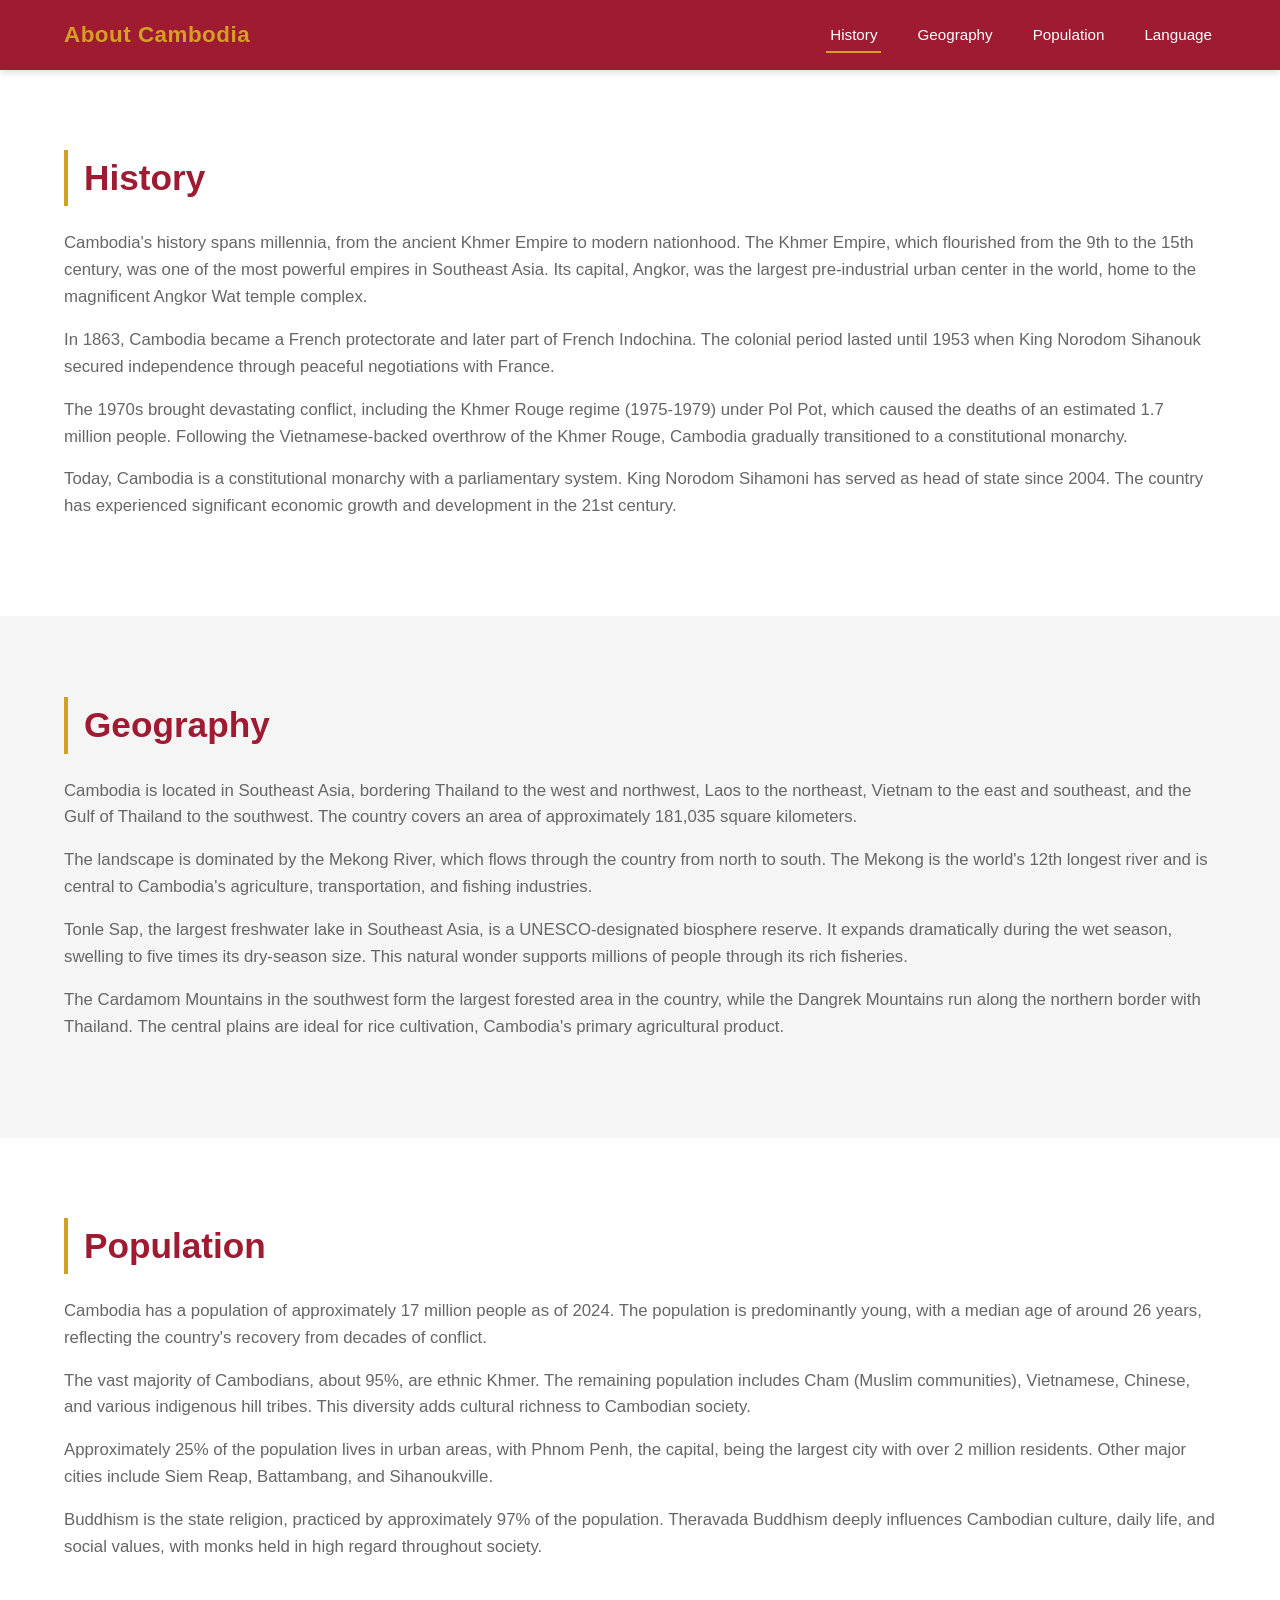
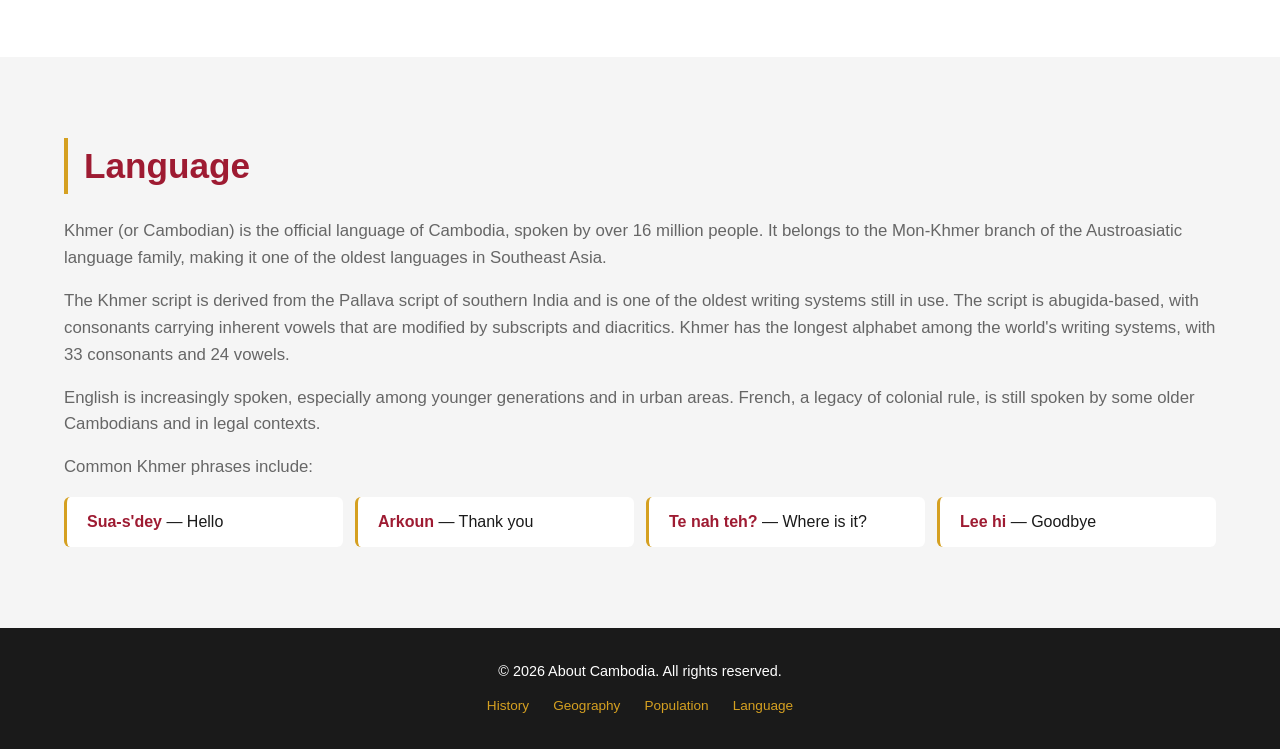
<file: index.html>
<!DOCTYPE html>
<html lang="en">
<head>
    <meta charset="UTF-8">
    <meta name="viewport" content="width=device-width, initial-scale=1.0">
    <title>About Cambodia</title>
    <link rel="stylesheet" href="styles.css">
</head>
<body>
    <header>
        <div class="header-container">
            <h1 class="logo">About Cambodia</h1>
            <button class="hamburger" aria-label="Toggle menu" aria-expanded="false">
                <span></span>
                <span></span>
                <span></span>
            </button>
            <nav>
                <ul class="nav-list">
                    <li><a href="#history" class="nav-link">History</a></li>
                    <li><a href="#geography" class="nav-link">Geography</a></li>
                    <li><a href="#population" class="nav-link">Population</a></li>
                    <li><a href="#language" class="nav-link">Language</a></li>
                </ul>
            </nav>
        </div>
    </header>

    <main>
        <section id="history" class="content-section">
            <div class="container">
                <h2>History</h2>
                <p>Cambodia's history spans millennia, from the ancient Khmer Empire to modern nationhood. The Khmer Empire, which flourished from the 9th to the 15th century, was one of the most powerful empires in Southeast Asia. Its capital, Angkor, was the largest pre-industrial urban center in the world, home to the magnificent Angkor Wat temple complex.</p>
                <p>In 1863, Cambodia became a French protectorate and later part of French Indochina. The colonial period lasted until 1953 when King Norodom Sihanouk secured independence through peaceful negotiations with France.</p>
                <p>The 1970s brought devastating conflict, including the Khmer Rouge regime (1975-1979) under Pol Pot, which caused the deaths of an estimated 1.7 million people. Following the Vietnamese-backed overthrow of the Khmer Rouge, Cambodia gradually transitioned to a constitutional monarchy.</p>
                <p>Today, Cambodia is a constitutional monarchy with a parliamentary system. King Norodom Sihamoni has served as head of state since 2004. The country has experienced significant economic growth and development in the 21st century.</p>
            </div>
        </section>

        <section id="geography" class="content-section">
            <div class="container">
                <h2>Geography</h2>
                <p>Cambodia is located in Southeast Asia, bordering Thailand to the west and northwest, Laos to the northeast, Vietnam to the east and southeast, and the Gulf of Thailand to the southwest. The country covers an area of approximately 181,035 square kilometers.</p>
                <p>The landscape is dominated by the Mekong River, which flows through the country from north to south. The Mekong is the world's 12th longest river and is central to Cambodia's agriculture, transportation, and fishing industries.</p>
                <p>Tonle Sap, the largest freshwater lake in Southeast Asia, is a UNESCO-designated biosphere reserve. It expands dramatically during the wet season, swelling to five times its dry-season size. This natural wonder supports millions of people through its rich fisheries.</p>
                <p>The Cardamom Mountains in the southwest form the largest forested area in the country, while the Dangrek Mountains run along the northern border with Thailand. The central plains are ideal for rice cultivation, Cambodia's primary agricultural product.</p>
            </div>
        </section>

        <section id="population" class="content-section">
            <div class="container">
                <h2>Population</h2>
                <p>Cambodia has a population of approximately 17 million people as of 2024. The population is predominantly young, with a median age of around 26 years, reflecting the country's recovery from decades of conflict.</p>
                <p>The vast majority of Cambodians, about 95%, are ethnic Khmer. The remaining population includes Cham (Muslim communities), Vietnamese, Chinese, and various indigenous hill tribes. This diversity adds cultural richness to Cambodian society.</p>
                <p>Approximately 25% of the population lives in urban areas, with Phnom Penh, the capital, being the largest city with over 2 million residents. Other major cities include Siem Reap, Battambang, and Sihanoukville.</p>
                <p>Buddhism is the state religion, practiced by approximately 97% of the population. Theravada Buddhism deeply influences Cambodian culture, daily life, and social values, with monks held in high regard throughout society.</p>
            </div>
        </section>

        <section id="language" class="content-section">
            <div class="container">
                <h2>Language</h2>
                <p>Khmer (or Cambodian) is the official language of Cambodia, spoken by over 16 million people. It belongs to the Mon-Khmer branch of the Austroasiatic language family, making it one of the oldest languages in Southeast Asia.</p>
                <p>The Khmer script is derived from the Pallava script of southern India and is one of the oldest writing systems still in use. The script is abugida-based, with consonants carrying inherent vowels that are modified by subscripts and diacritics. Khmer has the longest alphabet among the world's writing systems, with 33 consonants and 24 vowels.</p>
                <p>English is increasingly spoken, especially among younger generations and in urban areas. French, a legacy of colonial rule, is still spoken by some older Cambodians and in legal contexts.</p>
                <p>Common Khmer phrases include:</p>
                <ul class="phrases">
                    <li><strong>Sua-s'dey</strong> — Hello</li>
                    <li><strong>Arkoun</strong> — Thank you</li>
                    <li><strong>Te nah teh?</strong> — Where is it?</li>
                    <li><strong>Lee hi</strong> — Goodbye</li>
                </ul>
            </div>
        </section>
    </main>

    <footer>
        <div class="container">
            <p>&copy; 2026 About Cambodia. All rights reserved.</p>
            <nav class="footer-nav">
                <a href="#history">History</a>
                <a href="#geography">Geography</a>
                <a href="#population">Population</a>
                <a href="#language">Language</a>
            </nav>
        </div>
    </footer>

    <script src="script.js"></script>
</body>
</html>
</file>
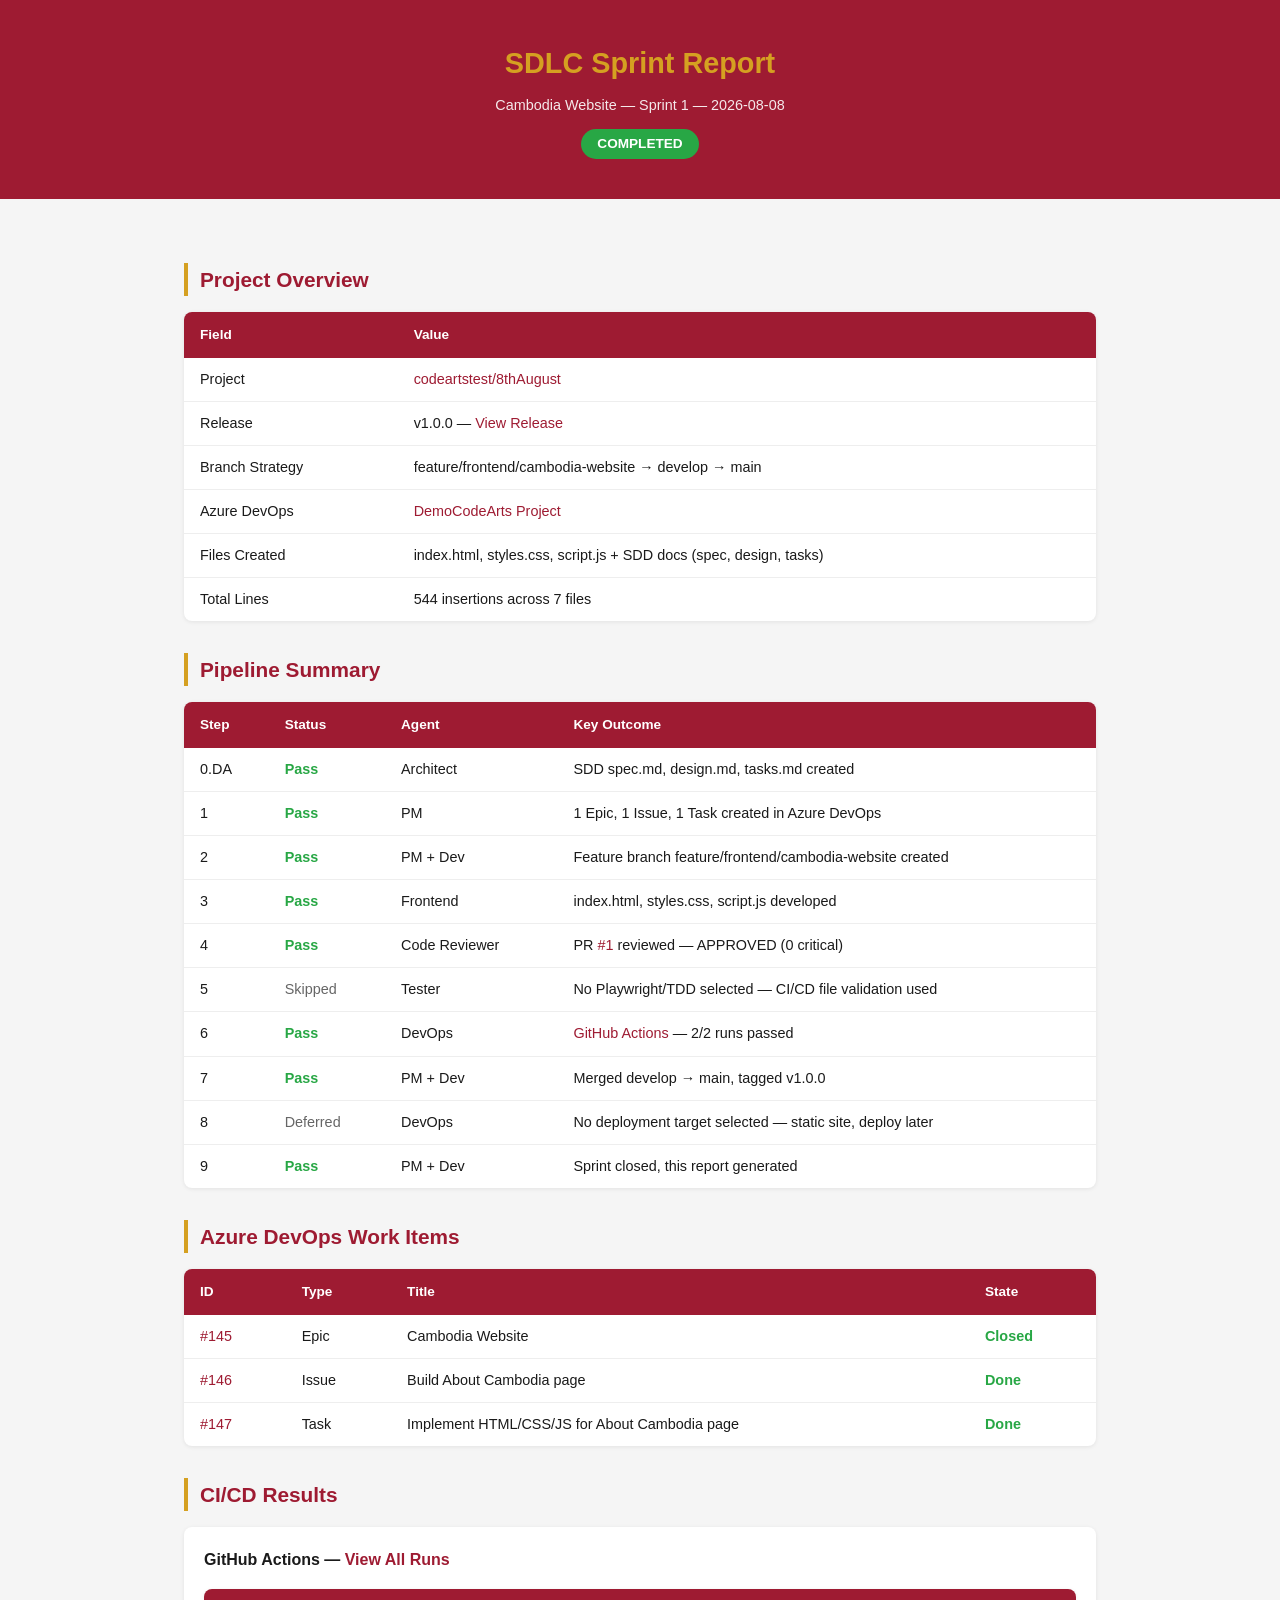
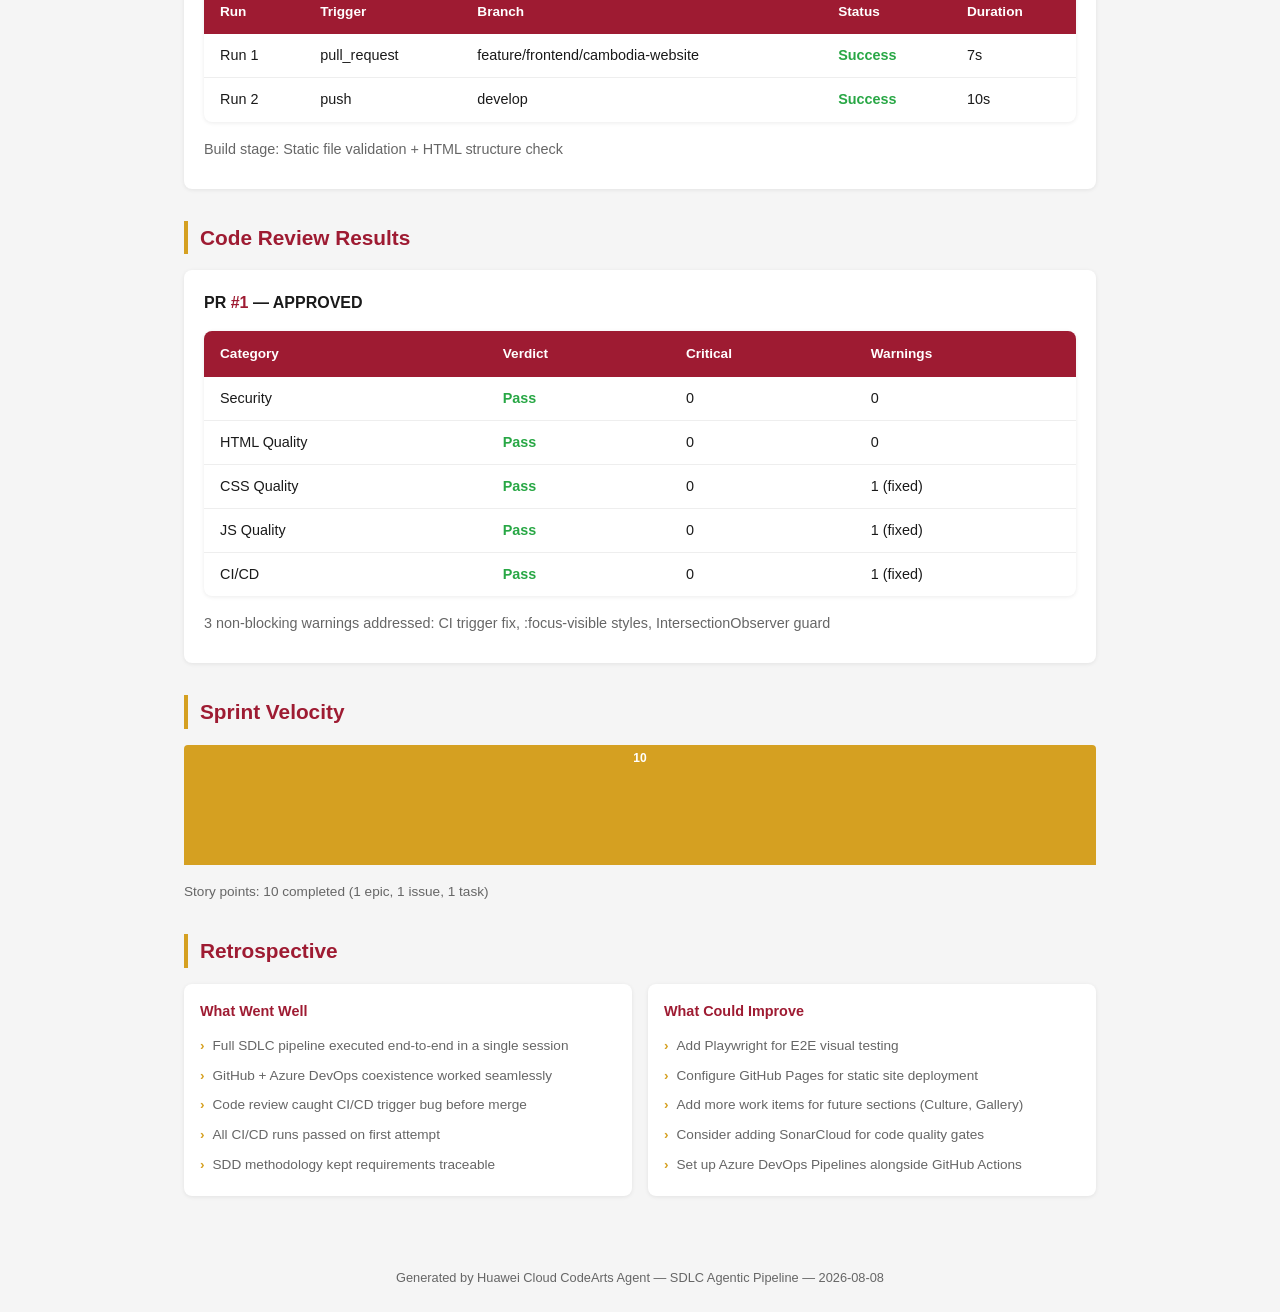
<file: reports/sdlc-report.html>
<!DOCTYPE html>
<html lang="en">
<head>
<meta charset="UTF-8">
<meta name="viewport" content="width=device-width, initial-scale=1.0">
<title>SDLC Sprint Report — Cambodia Website</title>
<style>
:root { --red:#9E1B32; --gold:#D5A021; --white:#fff; --dark:#1a1a1a; --gray:#666; --light:#f5f5f5; --green:#28a745; --orange:#fd7e14; }
* { margin:0; padding:0; box-sizing:border-box; }
body { font-family:-apple-system,BlinkMacSystemFont,'Segoe UI',Roboto,sans-serif; color:var(--dark); background:var(--light); line-height:1.6; }
.container { max-width:960px; margin:0 auto; padding:32px 24px; }
header { background:var(--red); color:var(--white); padding:40px 0; text-align:center; }
header h1 { font-size:1.8rem; color:var(--gold); margin-bottom:8px; }
header .meta { font-size:0.9rem; opacity:0.9; }
.badge { display:inline-block; padding:4px 16px; border-radius:20px; font-size:0.85rem; font-weight:600; margin-top:12px; }
.badge-pass { background:var(--green); color:var(--white); }
h2 { color:var(--red); border-left:4px solid var(--gold); padding-left:12px; margin:32px 0 16px; font-size:1.3rem; }
table { width:100%; border-collapse:collapse; margin:16px 0; background:var(--white); border-radius:8px; overflow:hidden; box-shadow:0 1px 4px rgba(0,0,0,0.08); }
th { background:var(--red); color:var(--white); padding:12px 16px; text-align:left; font-size:0.85rem; }
td { padding:10px 16px; border-bottom:1px solid #eee; font-size:0.9rem; }
tr:last-child td { border-bottom:none; }
.status-pass { color:var(--green); font-weight:600; }
.status-skip { color:var(--gray); }
a { color:var(--red); text-decoration:none; }
a:hover { text-decoration:underline; }
.card { background:var(--white); border-radius:8px; padding:20px; margin:16px 0; box-shadow:0 1px 4px rgba(0,0,0,0.08); }
.card h3 { color:var(--dark); margin-bottom:8px; font-size:1rem; }
.card p { color:var(--gray); font-size:0.9rem; margin-bottom:8px; }
.chart { display:flex; gap:12px; align-items:flex-end; height:120px; margin:16px 0; }
.bar { flex:1; background:var(--gold); border-radius:4px 4px 0 0; display:flex; align-items:flex-start; justify-content:center; color:var(--white); font-size:0.75rem; font-weight:600; padding-top:4px; }
.retro { display:grid; grid-template-columns:1fr 1fr; gap:16px; margin:16px 0; }
.retro div { background:var(--white); border-radius:8px; padding:16px; box-shadow:0 1px 4px rgba(0,0,0,0.08); }
.retro h3 { color:var(--red); font-size:0.9rem; margin-bottom:8px; }
.retro ul { list-style:none; }
.retro li { font-size:0.85rem; color:var(--gray); padding:4px 0; }
.retro li:before { content:"\203A"; color:var(--gold); font-weight:700; margin-right:8px; }
footer { text-align:center; padding:24px; color:var(--gray); font-size:0.8rem; }
@media(max-width:768px){ .retro{grid-template-columns:1fr;} table{font-size:0.8rem;} th,td{padding:8px 10px;} }
</style>
</head>
<body>
<header>
<h1>SDLC Sprint Report</h1>
<p class="meta">Cambodia Website &mdash; Sprint 1 &mdash; 2026-08-08</p>
<span class="badge badge-pass">COMPLETED</span>
</header>
<div class="container">

<h2>Project Overview</h2>
<table>
<tr><th>Field</th><th>Value</th></tr>
<tr><td>Project</td><td><a href="https://github.com/codeartstest/8thAugust" target="_blank">codeartstest/8thAugust</a></td></tr>
<tr><td>Release</td><td>v1.0.0 &mdash; <a href="https://github.com/codeartstest/8thAugust/releases/tag/v1.0.0" target="_blank">View Release</a></td></tr>
<tr><td>Branch Strategy</td><td>feature/frontend/cambodia-website &rarr; develop &rarr; main</td></tr>
<tr><td>Azure DevOps</td><td><a href="https://dev.azure.com/adnansomer/DemoCodeArts" target="_blank">DemoCodeArts Project</a></td></tr>
<tr><td>Files Created</td><td>index.html, styles.css, script.js + SDD docs (spec, design, tasks)</td></tr>
<tr><td>Total Lines</td><td>544 insertions across 7 files</td></tr>
</table>

<h2>Pipeline Summary</h2>
<table>
<tr><th>Step</th><th>Status</th><th>Agent</th><th>Key Outcome</th></tr>
<tr><td>0.DA</td><td class="status-pass">Pass</td><td>Architect</td><td>SDD spec.md, design.md, tasks.md created</td></tr>
<tr><td>1</td><td class="status-pass">Pass</td><td>PM</td><td>1 Epic, 1 Issue, 1 Task created in Azure DevOps</td></tr>
<tr><td>2</td><td class="status-pass">Pass</td><td>PM + Dev</td><td>Feature branch feature/frontend/cambodia-website created</td></tr>
<tr><td>3</td><td class="status-pass">Pass</td><td>Frontend</td><td>index.html, styles.css, script.js developed</td></tr>
<tr><td>4</td><td class="status-pass">Pass</td><td>Code Reviewer</td><td>PR <a href="https://github.com/codeartstest/8thAugust/pull/1" target="_blank">#1</a> reviewed &mdash; APPROVED (0 critical)</td></tr>
<tr><td>5</td><td class="status-skip">Skipped</td><td>Tester</td><td>No Playwright/TDD selected &mdash; CI/CD file validation used</td></tr>
<tr><td>6</td><td class="status-pass">Pass</td><td>DevOps</td><td><a href="https://github.com/codeartstest/8thAugust/actions" target="_blank">GitHub Actions</a> &mdash; 2/2 runs passed</td></tr>
<tr><td>7</td><td class="status-pass">Pass</td><td>PM + Dev</td><td>Merged develop &rarr; main, tagged v1.0.0</td></tr>
<tr><td>8</td><td class="status-skip">Deferred</td><td>DevOps</td><td>No deployment target selected &mdash; static site, deploy later</td></tr>
<tr><td>9</td><td class="status-pass">Pass</td><td>PM + Dev</td><td>Sprint closed, this report generated</td></tr>
</table>

<h2>Azure DevOps Work Items</h2>
<table>
<tr><th>ID</th><th>Type</th><th>Title</th><th>State</th></tr>
<tr><td><a href="https://dev.azure.com/adnansomer/DemoCodeArts/_workitems/edit/145" target="_blank">#145</a></td><td>Epic</td><td>Cambodia Website</td><td class="status-pass">Closed</td></tr>
<tr><td><a href="https://dev.azure.com/adnansomer/DemoCodeArts/_workitems/edit/146" target="_blank">#146</a></td><td>Issue</td><td>Build About Cambodia page</td><td class="status-pass">Done</td></tr>
<tr><td><a href="https://dev.azure.com/adnansomer/DemoCodeArts/_workitems/edit/147" target="_blank">#147</a></td><td>Task</td><td>Implement HTML/CSS/JS for About Cambodia page</td><td class="status-pass">Done</td></tr>
</table>

<h2>CI/CD Results</h2>
<div class="card">
<h3>GitHub Actions &mdash; <a href="https://github.com/codeartstest/8thAugust/actions" target="_blank">View All Runs</a></h3>
<table>
<tr><th>Run</th><th>Trigger</th><th>Branch</th><th>Status</th><th>Duration</th></tr>
<tr><td>Run 1</td><td>pull_request</td><td>feature/frontend/cambodia-website</td><td class="status-pass">Success</td><td>7s</td></tr>
<tr><td>Run 2</td><td>push</td><td>develop</td><td class="status-pass">Success</td><td>10s</td></tr>
</table>
<p>Build stage: Static file validation + HTML structure check</p>
</div>

<h2>Code Review Results</h2>
<div class="card">
<h3>PR <a href="https://github.com/codeartstest/8thAugust/pull/1" target="_blank">#1</a> &mdash; APPROVED</h3>
<table>
<tr><th>Category</th><th>Verdict</th><th>Critical</th><th>Warnings</th></tr>
<tr><td>Security</td><td class="status-pass">Pass</td><td>0</td><td>0</td></tr>
<tr><td>HTML Quality</td><td class="status-pass">Pass</td><td>0</td><td>0</td></tr>
<tr><td>CSS Quality</td><td class="status-pass">Pass</td><td>0</td><td>1 (fixed)</td></tr>
<tr><td>JS Quality</td><td class="status-pass">Pass</td><td>0</td><td>1 (fixed)</td></tr>
<tr><td>CI/CD</td><td class="status-pass">Pass</td><td>0</td><td>1 (fixed)</td></tr>
</table>
<p>3 non-blocking warnings addressed: CI trigger fix, :focus-visible styles, IntersectionObserver guard</p>
</div>

<h2>Sprint Velocity</h2>
<div class="chart">
<div class="bar" style="height:100%">10</div>
</div>
<p style="font-size:0.85rem;color:var(--gray)">Story points: 10 completed (1 epic, 1 issue, 1 task)</p>

<h2>Retrospective</h2>
<div class="retro">
<div>
<h3>What Went Well</h3>
<ul>
<li>Full SDLC pipeline executed end-to-end in a single session</li>
<li>GitHub + Azure DevOps coexistence worked seamlessly</li>
<li>Code review caught CI/CD trigger bug before merge</li>
<li>All CI/CD runs passed on first attempt</li>
<li>SDD methodology kept requirements traceable</li>
</ul>
</div>
<div>
<h3>What Could Improve</h3>
<ul>
<li>Add Playwright for E2E visual testing</li>
<li>Configure GitHub Pages for static site deployment</li>
<li>Add more work items for future sections (Culture, Gallery)</li>
<li>Consider adding SonarCloud for code quality gates</li>
<li>Set up Azure DevOps Pipelines alongside GitHub Actions</li>
</ul>
</div>
</div>

</div>
<footer>
<p>Generated by Huawei Cloud CodeArts Agent &mdash; SDLC Agentic Pipeline &mdash; 2026-08-08</p>
</footer>
</body>
</html>
</file>
<file: styles.css>
:root {
    --color-red: #9E1B32;
    --color-gold: #D5A021;
    --color-white: #FFFFFF;
    --color-dark: #1a1a1a;
    --color-light-gray: #f5f5f5;
    --color-gray: #666;
    --header-height: 70px;
    --max-width: 1200px;
}

* {
    margin: 0;
    padding: 0;
    box-sizing: border-box;
}

html {
    scroll-behavior: smooth;
}

body {
    font-family: -apple-system, BlinkMacSystemFont, 'Segoe UI', Roboto, Oxygen, Ubuntu, sans-serif;
    line-height: 1.6;
    color: var(--color-dark);
    background-color: var(--color-white);
}

header {
    position: fixed;
    top: 0;
    left: 0;
    width: 100%;
    height: var(--header-height);
    background-color: var(--color-red);
    z-index: 1000;
    box-shadow: 0 2px 8px rgba(0, 0, 0, 0.15);
}

.header-container {
    max-width: var(--max-width);
    margin: 0 auto;
    height: 100%;
    display: flex;
    align-items: center;
    justify-content: space-between;
    padding: 0 24px;
}

.logo {
    font-size: 1.4rem;
    color: var(--color-gold);
    font-weight: 700;
    letter-spacing: 0.5px;
}

.nav-list {
    list-style: none;
    display: flex;
    gap: 32px;
}

.nav-link {
    color: var(--color-white);
    text-decoration: none;
    font-size: 0.95rem;
    font-weight: 500;
    padding: 8px 4px;
    border-bottom: 2px solid transparent;
    transition: border-color 0.3s;
}

.nav-link:hover,
.nav-link.active {
    border-bottom-color: var(--color-gold);
}

.nav-link:focus-visible {
    outline: 2px solid var(--color-gold);
    outline-offset: 2px;
}

.hamburger {
    display: none;
    flex-direction: column;
    gap: 5px;
    background: none;
    border: none;
    cursor: pointer;
    padding: 4px;
}

.hamburger span {
    width: 26px;
    height: 3px;
    background-color: var(--color-white);
    border-radius: 2px;
    transition: 0.3s;
}

.hamburger.open span:nth-child(1) {
    transform: translateY(8px) rotate(45deg);
}

.hamburger.open span:nth-child(2) {
    opacity: 0;
}

.hamburger.open span:nth-child(3) {
    transform: translateY(-8px) rotate(-45deg);
}

main {
    margin-top: var(--header-height);
}

.content-section {
    padding: 80px 0;
    border-bottom: 1px solid var(--color-light-gray);
}

.content-section:nth-child(even) {
    background-color: var(--color-light-gray);
}

.container {
    max-width: var(--max-width);
    margin: 0 auto;
    padding: 0 24px;
}

.content-section h2 {
    font-size: 2.2rem;
    color: var(--color-red);
    margin-bottom: 24px;
    border-left: 4px solid var(--color-gold);
    padding-left: 16px;
}

.content-section p {
    margin-bottom: 16px;
    font-size: 1.05rem;
    color: var(--color-gray);
}

.phrases {
    list-style: none;
    margin-top: 16px;
    display: grid;
    grid-template-columns: repeat(auto-fit, minmax(250px, 1fr));
    gap: 12px;
}

.phrases li {
    background-color: var(--color-white);
    padding: 12px 20px;
    border-radius: 6px;
    border-left: 3px solid var(--color-gold);
}

.phrases strong {
    color: var(--color-red);
}

footer {
    background-color: var(--color-dark);
    color: var(--color-white);
    padding: 32px 0;
    text-align: center;
}

footer p {
    margin-bottom: 12px;
    font-size: 0.9rem;
}

.footer-nav {
    display: flex;
    justify-content: center;
    gap: 24px;
}

.footer-nav a {
    color: var(--color-gold);
    text-decoration: none;
    font-size: 0.85rem;
    transition: color 0.3s;
}

.footer-nav a:hover {
    color: var(--color-white);
}

@media (max-width: 768px) {
    .hamburger {
        display: flex;
    }

    .nav-list {
        position: fixed;
        top: var(--header-height);
        left: 0;
        width: 100%;
        flex-direction: column;
        background-color: var(--color-red);
        padding: 0;
        max-height: 0;
        overflow: hidden;
        transition: max-height 0.3s ease;
    }

    .nav-list.open {
        max-height: 300px;
        padding: 16px 0;
    }

    .nav-link {
        display: block;
        padding: 12px 24px;
        border-bottom: none;
    }

    .nav-link:hover,
    .nav-link.active {
        background-color: rgba(0, 0, 0, 0.15);
        border-bottom: none;
    }

    .content-section {
        padding: 48px 0;
    }

    .content-section h2 {
        font-size: 1.6rem;
    }

    .content-section p {
        font-size: 0.95rem;
    }

    .footer-nav {
        flex-wrap: wrap;
    }
}
</file>
